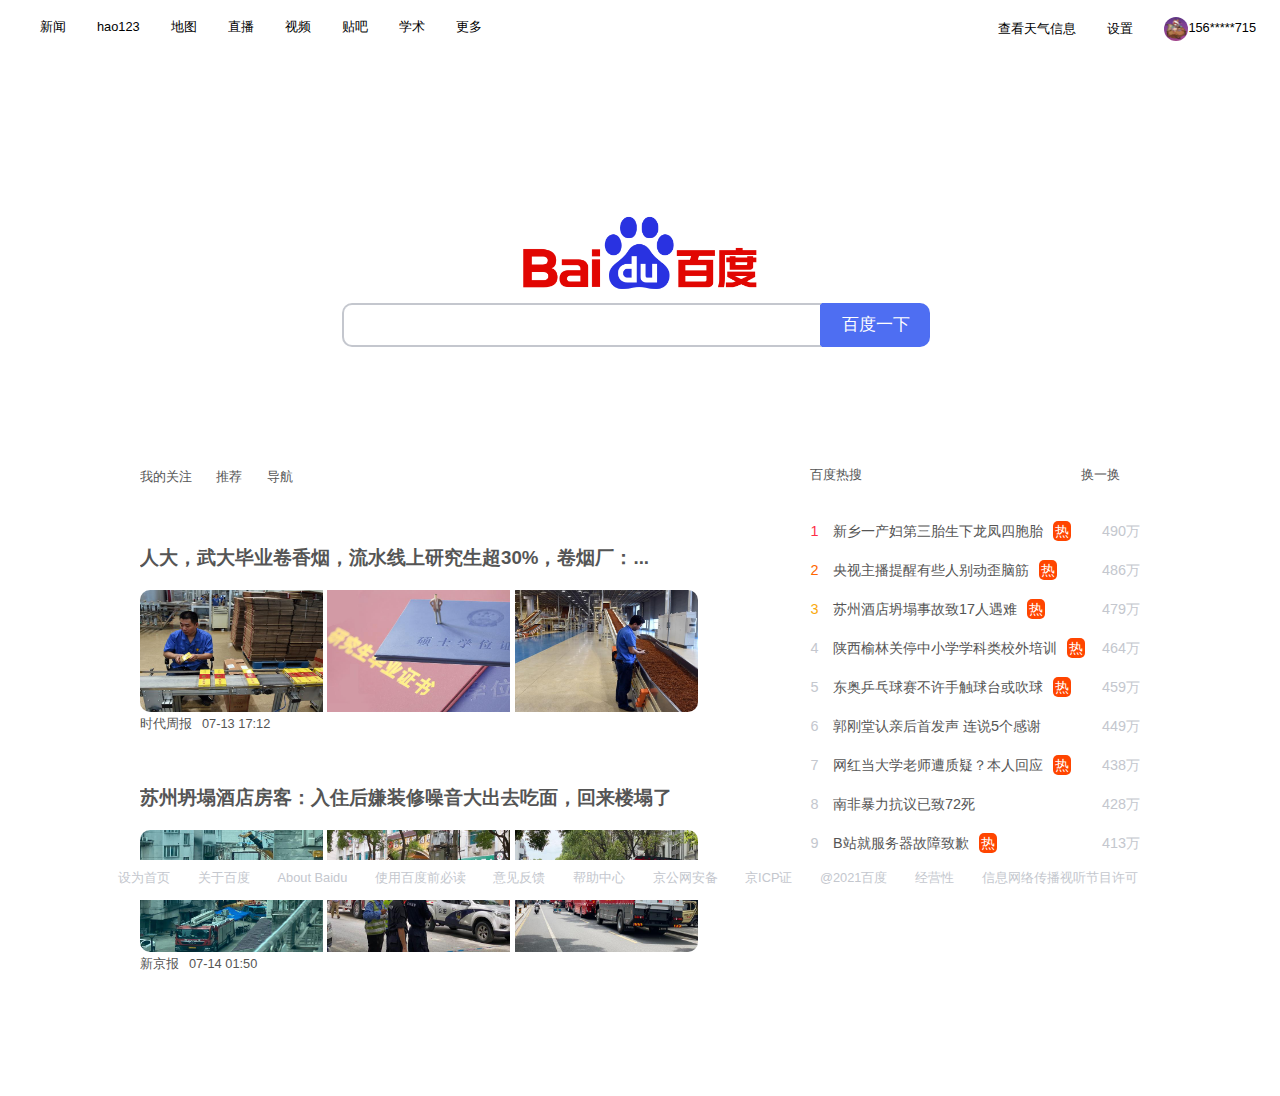
<file: index.html>
<html>
    <head>
        <meta charset='utf-8'>
        <title>百度一下你就知道</title>
        <link rel="stylesheet" type="text/css" href="baidu.css">
    </head>
    <body>
        <div id="header">
            <div class="headleft">
                <ul>
                    <li><a href="#">新闻</a></li>
                    <li><a href="#">hao123</a></li>
                    <li><a href="#">地图</a></li>
                    <li><a href="#">直播</a></li>
                    <li><a href="#">视频</a></li>
                    <li><a href="#">贴吧</a></li>
                    <li><a href="#">学术</a></li>
                    <li><a href="#">更多</a>
                        <div id="extra_menu">
                            <div class="top">
                                <ul>
                                    <li><a href="#"><img src="images/baiduyun.png"><p>网盘</p></a></li>
                                    <li><a href="#"><img src="images/zhidao.png"><p>知道</p></a></li>
                                    <li><a href="#"><img src="images/baike.png"><p>百科</p></a></li>
                                    <li><a href="#"><img src="images/tupian.png"><p>图片</p></a></li>
                                </ul>
                            </div>
                            <div class="bottom">
                                <ul>
                                    <li><a href="#"><img src="images/baobaozhidao.png"><p>宝宝知道</p></a></li>
                                    <li><a href="#"><img src="images/wenku.png"><p>文库</p></a></li>
                                    <li><a href="#"><img src="images/jingyan.png"><p>经验</p></a></li>
                                    <li><a href="#"><img src="images/yinyue.png"><p>娱乐</p></a></li>
                                </ul>
                            </div>
                               
                            <p><a href="#">查看更多百度产品></a></p>
                        </div>
                </li>
             </ul>
            </div>
            <div id="headright">
                <ul>
                <li id="liweather"><a href="#">查看天气信息 </a>
                    <div id="weather">
                        <form action="#" method="GET" id ="weather_form">
                            <p>请选择当前地区：</p>
                            <select name="weather" id="weather_search">
                                <option value=" " selected>本地天气</option>
                                <option value="">北京</option>
                                <option value="">上海</option>
                                <option value="">西安</option>
                            </select>
                            <input type="checkbox" id="badweather" name="badweather" checked="checked" />
                            <label for="badweather">极端天气提醒</label>
                            <p id="notice">出现大雨，大雪或冰雹等极端天气时，我们将在百度首页通知您</p>
                            <div id="sub_mit">
                                <input type="reset" id="reset1" value ="取消"/>
                                <input type="submit" id="submit" value="提交"/>
                            </div>
                        </form>
                    </div>
               </li>
                <li><a href="#">设置</a></li>
                <li><a><img src="images/image5.jpg">156*****715</a></li>
                </ul>
            </div>
        </div>
        <div class="search">
            <a href="#"><img src="images/baidu.png"/></a>
            <div id="inputdata">
                <form action="https://www.baidu.com/s" method="GET">
                    <input type="text" id="text"/><input type="submit" id="baidu" value="百度一下">
                </form> 
                
            </div>
        </div>
        <div id="main">
           
                <div class="mainhead">
                    <div><a href="#">我的关注</a></div>
                    <div><a href="#">推荐</a></div>
                    <div><a href="#">导航</a></div>
                    <div id="hot_title">
                        <span id="baiduresou"><a href="#" target="_blank">百度热搜</a></span>
                        <span id="change"><a href="#"><i></i>换一换</a></span>
                    </div>
                </div>
            <div id="wrapper">

            
                <div class="recommend">
                    <div class="news" id="news1">
                        
                            <a href="#" id="new1title" title="人大，武大毕业卷香烟，流水线上研究生超30%，卷烟厂：他们自己要来的"><h3>人大，武大毕业卷香烟，流水线上研究生超30%，卷烟厂：...</h3></a>
                        <div class="newsimage">    
                            <a href="#"><img src="images/smoke1.jpeg"/></a>
                            <a href="#"><img src="images/smoke2.jpeg"/></a>
                            <a href="#"><img src="images/smoke3.jpeg"/></a>
                        </div>
                        <div class="source">
                            <span class="resource">时代周报</span><span class="time">07-13 17:12</span>
                        </div>
                    </div>
                    <div class="news" id="news2"> 
                        <a href="#" id="new1title" title="苏州坍塌酒店房客：入住后嫌装修噪音大出去吃面，回来楼塌了"><h3>苏州坍塌酒店房客：入住后嫌装修噪音大出去吃面，回来楼塌了</h3></a>
                        <div class="newsimage">
                            <a href="#"><img src="images/suzhou1.jpeg"/></a>
                            <a href="#"><img src="images/suzhou2.jpeg"/></a>
                            <a href="#"><img src="images/suzhou3.jpeg"/></a>
                        </div>
                        <div class="source">
                            <span class="resource">新京报</span><span class="time">07-14 01:50</span>
                        </div>
                    </div>

                </div>
                <div class="hot">

                    <div id="list">
                        <ul>
                            <li><a href="#"><span class="listindex hot_index1">1</span>新乡一产妇第三胎生下龙凤四胞胎<span class="re">热</span><span class="data"></span></a><span class="data">490万</span></li>
                            <li><a href="#"><span class="listindex hot_index2">2</span>央视主播提醒有些人别动歪脑筋<span class="re">热</span></a><span class="data">486万</span></li>
                            <li><a href="#"><span class="listindex hot_index3">3</span>苏州酒店坍塌事故致17人遇难<span class="re">热</span></a><span class="data">479万</span></li>
                            <li><a href="#"><span class="listindex">4</span>陕西榆林关停中小学学科类校外培训<span class="re">热</span></a><span class="data">464万</span></li>
                            <li><a href="#"><span class="listindex">5</span>东奥乒乓球赛不许手触球台或吹球<span class="re">热</span></a><span class="data">459万</span></li>
                            <li><a href="#"><span class="listindex">6</span>郭刚堂认亲后首发声 连说5个感谢</a><span class="data">449万</span></li>
                            <li><a href="#"><span class="listindex">7</span>网红当大学老师遭质疑？本人回应<span class="re">热</span></a><span class="data">438万</span></li>
                            <li><a href="#"><span class="listindex">8</span>南非暴力抗议已致72死</a><span class="data">428万</span></li>
                            <li><a href="#"><span class="listindex">9</span>B站就服务器故障致歉<span class="re">热</span></a><span class="data">413万</span></li>
                            <li><a href="#"><span class="listindex">10</span>失孤原型儿子：决定留在养父母身边</a><span class="data">401万</span></li>
                        </ul>
                    </div>
                </div>
            </div>
        </div>
        
        <footer>
            <p class='lh'><a href="#">设为首页</a></p>
            <p class='lh'><a href="#">关于百度</a></p>
            <p class='lh'><a href="#">About Baidu</a></p>
            <p class='lh'><a href="#">使用百度前必读</a></p>
            <p class='lh'><a href="#">意见反馈</a></p>
            <p class='lh'><a href="#">帮助中心</a></p>
            <p class='lh'><a href="#">京公网安备</a></p>
            <p class='lh'><a href="#">京ICP证</a></p>
            <p class='lh'>@2021百度</p>
            <p class='lh'><a href="#">经营性</a></p>
            <p class='lh'><a href="#">信息网络传播视听节目许可</a></p>
        </footer>
       
    </body>
</html>
</file>
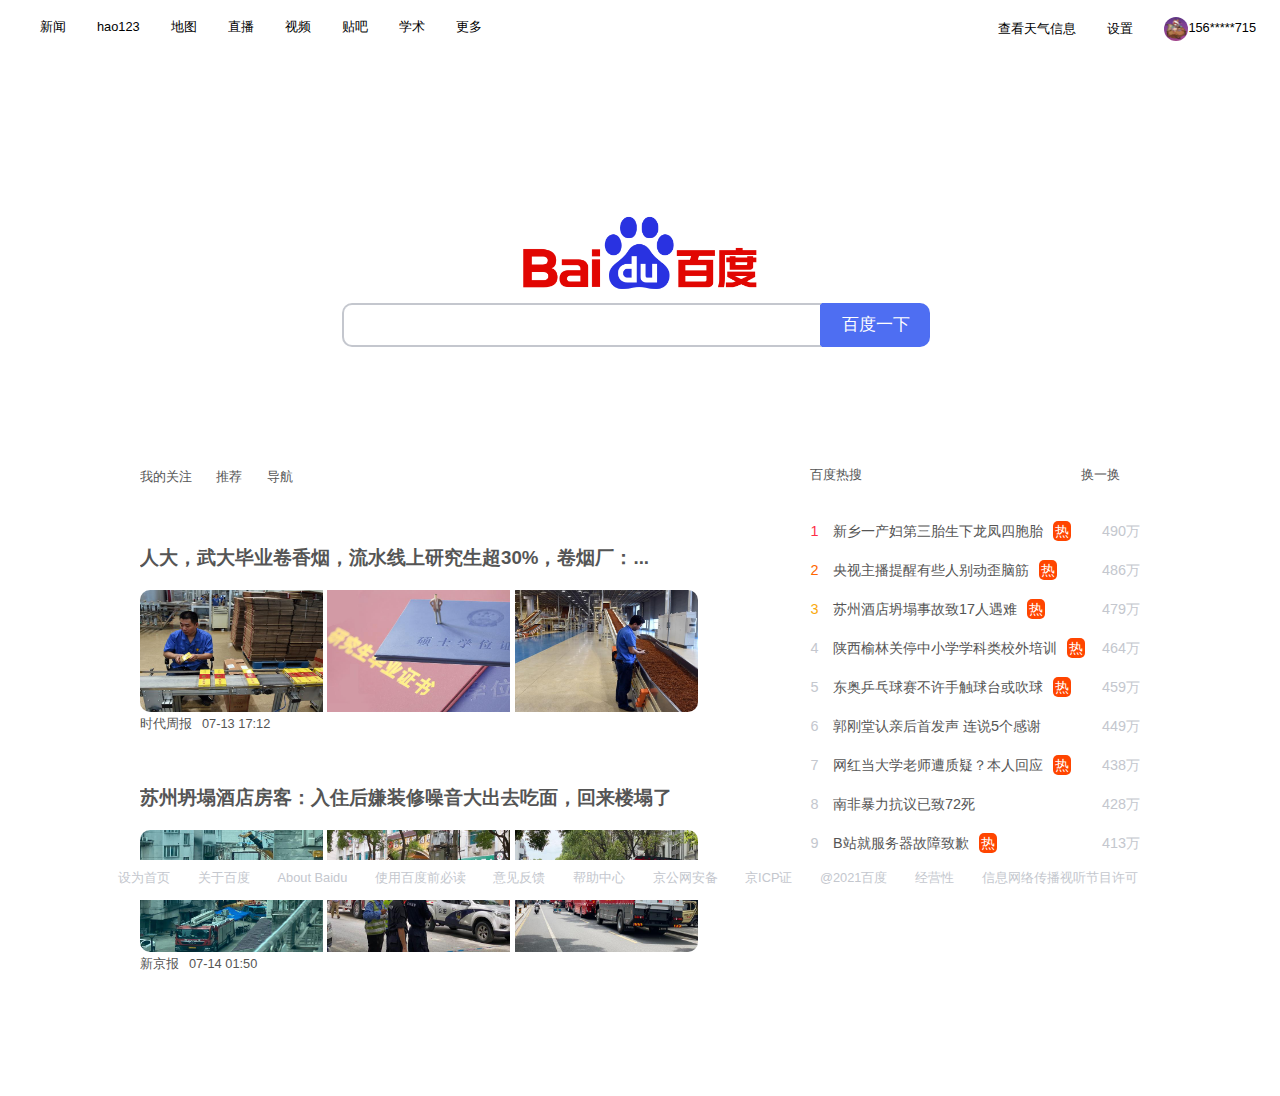
<file: baidu.html>
<html>
    <head>
        <meta charset='utf-8'>
        <title>百度一下你就知道</title>
        <link rel="stylesheet" type="text/css" href="baidu.css">
    </head>
    <body>
        <div id="header">
            <div class="headleft">
                <ul>
                    <li><a href="#">新闻</a></li>
                    <li><a href="#">hao123</a></li>
                    <li><a href="#">地图</a></li>
                    <li><a href="#">直播</a></li>
                    <li><a href="#">视频</a></li>
                    <li><a href="#">贴吧</a></li>
                    <li><a href="#">学术</a></li>
                    <li><a href="#">更多</a>
                        <div id="extra_menu">
                            <div class="top">
                                <ul>
                                    <li><a href="#"><img src="images/baiduyun.png"><p>网盘</p></a></li>
                                    <li><a href="#"><img src="images/zhidao.png"><p>知道</p></a></li>
                                    <li><a href="#"><img src="images/baike.png"><p>百科</p></a></li>
                                    <li><a href="#"><img src="images/tupian.png"><p>图片</p></a></li>
                                </ul>
                            </div>
                            <div class="bottom">
                                <ul>
                                    <li><a href="#"><img src="images/baobaozhidao.png"><p>宝宝知道</p></a></li>
                                    <li><a href="#"><img src="images/wenku.png"><p>文库</p></a></li>
                                    <li><a href="#"><img src="images/jingyan.png"><p>经验</p></a></li>
                                    <li><a href="#"><img src="images/yinyue.png"><p>娱乐</p></a></li>
                                </ul>
                            </div>
                               
                            <p><a href="#">查看更多百度产品></a></p>
                        </div>
                </li>
             </ul>
            </div>
            <div id="headright">
                <ul>
                <li id="liweather"><a href="#">查看天气信息 </a>
                    <div id="weather">
                        <form action="#" method="GET" id ="weather_form">
                            <p>请选择当前地区：</p>
                            <select name="weather" id="weather_search">
                                <option value=" " selected>本地天气</option>
                                <option value="">北京</option>
                                <option value="">上海</option>
                                <option value="">西安</option>
                            </select>
                            <input type="checkbox" id="badweather" name="badweather" checked="checked" />
                            <label for="badweather">极端天气提醒</label>
                            <p id="notice">出现大雨，大雪或冰雹等极端天气时，我们将在百度首页通知您</p>
                            <div id="sub_mit">
                                <input type="reset" id="reset1" value ="取消"/>
                                <input type="submit" id="submit" value="提交"/>
                            </div>
                        </form>
                    </div>
               </li>
                <li><a href="#">设置</a></li>
                <li><a><img src="images/image5.jpg">156*****715</a></li>
                </ul>
            </div>
        </div>
        <div class="search">
            <a href="#"><img src="images/baidu.png"/></a>
            <div id="inputdata">
                <form action="https://www.baidu.com/s" method="GET">
                    <input type="text" id="text"/><input type="submit" id="baidu" value="百度一下">
                </form> 
                
            </div>
        </div>
        <div id="main">
           
                <div class="mainhead">
                    <div><a href="#">我的关注</a></div>
                    <div><a href="#">推荐</a></div>
                    <div><a href="#">导航</a></div>
                    <div id="hot_title">
                        <span id="baiduresou"><a href="#" target="_blank">百度热搜</a></span>
                        <span id="change"><a href="#"><i></i>换一换</a></span>
                    </div>
                </div>
            <div id="wrapper">

            
                <div class="recommend">
                    <div class="news" id="news1">
                        
                            <a href="#" id="new1title" title="人大，武大毕业卷香烟，流水线上研究生超30%，卷烟厂：他们自己要来的"><h3>人大，武大毕业卷香烟，流水线上研究生超30%，卷烟厂：...</h3></a>
                        <div class="newsimage">    
                            <a href="#"><img src="images/smoke1.jpeg"/></a>
                            <a href="#"><img src="images/smoke2.jpeg"/></a>
                            <a href="#"><img src="images/smoke3.jpeg"/></a>
                        </div>
                        <div class="source">
                            <span class="resource">时代周报</span><span class="time">07-13 17:12</span>
                        </div>
                    </div>
                    <div class="news" id="news2"> 
                        <a href="#" id="new1title" title="苏州坍塌酒店房客：入住后嫌装修噪音大出去吃面，回来楼塌了"><h3>苏州坍塌酒店房客：入住后嫌装修噪音大出去吃面，回来楼塌了</h3></a>
                        <div class="newsimage">
                            <a href="#"><img src="images/suzhou1.jpeg"/></a>
                            <a href="#"><img src="images/suzhou2.jpeg"/></a>
                            <a href="#"><img src="images/suzhou3.jpeg"/></a>
                        </div>
                        <div class="source">
                            <span class="resource">新京报</span><span class="time">07-14 01:50</span>
                        </div>
                    </div>

                </div>
                <div class="hot">

                    <div id="list">
                        <ul>
                            <li><a href="#"><span class="listindex hot_index1">1</span>新乡一产妇第三胎生下龙凤四胞胎<span class="re">热</span><span class="data"></span></a><span class="data">490万</span></li>
                            <li><a href="#"><span class="listindex hot_index2">2</span>央视主播提醒有些人别动歪脑筋<span class="re">热</span></a><span class="data">486万</span></li>
                            <li><a href="#"><span class="listindex hot_index3">3</span>苏州酒店坍塌事故致17人遇难<span class="re">热</span></a><span class="data">479万</span></li>
                            <li><a href="#"><span class="listindex">4</span>陕西榆林关停中小学学科类校外培训<span class="re">热</span></a><span class="data">464万</span></li>
                            <li><a href="#"><span class="listindex">5</span>东奥乒乓球赛不许手触球台或吹球<span class="re">热</span></a><span class="data">459万</span></li>
                            <li><a href="#"><span class="listindex">6</span>郭刚堂认亲后首发声 连说5个感谢</a><span class="data">449万</span></li>
                            <li><a href="#"><span class="listindex">7</span>网红当大学老师遭质疑？本人回应<span class="re">热</span></a><span class="data">438万</span></li>
                            <li><a href="#"><span class="listindex">8</span>南非暴力抗议已致72死</a><span class="data">428万</span></li>
                            <li><a href="#"><span class="listindex">9</span>B站就服务器故障致歉<span class="re">热</span></a><span class="data">413万</span></li>
                            <li><a href="#"><span class="listindex">10</span>失孤原型儿子：决定留在养父母身边</a><span class="data">401万</span></li>
                        </ul>
                    </div>
                </div>
            </div>
        </div>
        
        <footer>
            <p class='lh'><a href="#">设为首页</a></p>
            <p class='lh'><a href="#">关于百度</a></p>
            <p class='lh'><a href="#">About Baidu</a></p>
            <p class='lh'><a href="#">使用百度前必读</a></p>
            <p class='lh'><a href="#">意见反馈</a></p>
            <p class='lh'><a href="#">帮助中心</a></p>
            <p class='lh'><a href="#">京公网安备</a></p>
            <p class='lh'><a href="#">京ICP证</a></p>
            <p class='lh'>@2021百度</p>
            <p class='lh'><a href="#">经营性</a></p>
            <p class='lh'><a href="#">信息网络传播视听节目许可</a></p>
        </footer>
       
    </body>
</html>
</file>
<file: baidu.css>
body {
    font-family: "helevetica", arial, sans-serif;
    margin: 0;
    padding: 0;
    color: black;
    background-color: #fff;
    width: 100%;
    /* 设置最小宽度，使得浏览器窗口缩小布局也不会发生太大变化 */
    min-width: 1000px;
}

#header {
    position: relative;
    font-size: 0.8em;
    /* 虽然在这里设定了内边距，但对其内部元素进行绝对定位时，会脱离元素流，会覆盖到该内边距，所以要对内部元素重新赋值内边距 */
    padding-left: 24px;
    padding-right: 24px;
    background-color:  #fff;
    /* 设置固定宽度而不是100%可以防止布局随浏览器窗口大小改变而变化 */
    width: 100%;
    box-sizing: border-box;
    /* 设置一个高度，左右成为整体 */
    height: 60px;
}

.headleft {
    position: absolute;
    top:0%;
    left:0%;
    width: 520px;
    margin: 0px;

}
#header ul {
    overflow: hidden;
    display: inline-block;
    margin: 0px;
    
 
}

#header li {
   float: left;
   font-style: normal;
   margin: 19px 31px 0 0;
   padding-bottom: 20px;
   list-style-type: None;
   text-align: center;
   line-height: 1.2;
}

#header a {
    color: black;
    text-decoration: None;
    position: relative;
}

#header a:hover {
    color: blue;
}

.headleft li > div {
    float: none;
    visibility: hidden;
    opacity: 0;
    position: absolute;
    top: 100%;
    right: 0%;
    z-index: 10;
    width: 324px;
    margin: 0px;
    border: blueviolet 3px;
    box-shadow: 0px 0px 3px 1px #555;
    border-radius: 10px;
    /* 不加背景会透明 */
    background-color: #fff;
}

.headleft li:hover div {
    visibility: visible;
    opacity: 1;
    
}

/* .headleft div {
    margin: 0;
    padding: 0;
    z-index: 10;

} */

#extra_menu {
    padding-top: 16px;

}


#extra_menu ul {
    /* width: 100%; */
    margin: 0;
    text-align: center;
    padding:0;
}

#extra_menu ul li {
    display: inline;
    margin: 0 16px;
    padding: 0;
    font-size: 0.9em;
}

/* #extra_menu ul li:last-child {
    margin-right: 0;
} */


#extra_menu img {
    width: 44px;
}

#headright {
    position: absolute;
    top: 0;
    right: 0;
    margin:0px;
    height: 60px;
    text-align: right;
    padding-right: 24px;
    /* vertical-align: middle; */
    width: 400px;
}

#headright ul {
    text-align: center;
    /* vertical-align: middle; */
}

#headright li {
    float: left;
    margin: 19px 0 0 31px;
    padding-bottom: 20px;
    /* 为图片和文字同时加这个属性使得他们在中间对齐 */
    vertical-align: middle;
    line-height: 19px;
}

#headright img {
    width: 24px;
    height: 24px;
    border-radius: 50%;
    vertical-align: middle;
}

#headright li:last-child {
    display: inline;
    margin-top: 17px;
    white-space: nowrap;
}


/* #liweather {
    position: relative;
} */

#headright li>div {
    float: none;
    position: absolute;
    top:100%;
    right: 50%;
    visibility: hidden;
    opacity: 0;
    z-index: 100;
    font-size: 1em;
    margin: 0px;
    width: 400px;
    height: 180px;
    padding: 10px 10px 10px 10px;
    border: blueviolet 3px;
    box-shadow: 0px 0px 3px 1px #555;
    border-radius: 10px;
    /* 不加背景会透明 */
    background-color: #fff;
    text-align: left;
  
}

#headright li:hover >div {
    visibility: visible;
    opacity: 1;
    /* position: absolute;
    top: 100%;
    right: 0;
    background-color: #fff; */
}

#weather_search {
    display: block;
    margin-bottom: 10px;
    cursor: pointer;

}

#notice {
    padding: 0 10px 10px 0;
    color: #555;
    font-size: 0.8em;
}

#reset1 {

    width: 85px;
    height: 40px;
    background-color: #c4c7ce;
    color: #000;
    border-radius: 10px;
    border:transparent;

}


#submit {
    margin-left: 20px;
    width: 85px;
    height: 40px;
    background-color: #4e6ef2;
    color: #fff;
    border:transparent;
    border-radius: 10px;
}

#weather input:hover {
    cursor: pointer;
}

.search {

    width: 100%;
    margin: 0 auto;
    padding: 0;
    text-align: center;

}

.search img {
    display: inline;
    padding: 100px 0 0 0;
    width: 300px;
    cursor: pointer;

}


#inputdata {

    overflow: hidden;
    margin-top: 40px;
    width: 600px;
    padding: 0;
    display: block;
    margin: 0 auto;

}

#inputdata form {
    width: 596px;
    margin: auto;
    text-align: center;
}

#text {
    /* display: inline; */
    /* position: relative; */
    float: left;
    border: 2px solid;
    border-color: #c4c7ce #4e6ef2 #c4c7ce #c4c7ce;
    outline: none;
    border-radius: 10px 0 0 10px;
    box-sizing: border-box;
    height: 44px ;
    width: 480px;
    font-size: 20px;
    line-height: 30px;
    padding: 12px 48px 12px 16px;
    margin:0;
}

#baidu {
    cursor: pointer;

    float: left;
    /* display: inline; */
    background-color: #4e6ef2;
    outline: none;
    border: none;
    border-radius: 0 10px 10px 0;
    box-sizing: border-box;
    height: 44px;
    width: 108px;
    font-size: 17px;
    font-weight: 400;
    color: #fff;
    line-height: 40px;
    padding: 0;
    margin: 0px;

}


footer {
    position: fixed;
    bottom: 0;
    width: 100%;
    height: 30px;
    font-size: 0.8em;
    text-align: center;
    /* 不随窗口缩小而换行 */
    white-space:nowrap;
    background-color: white;
    padding-top: 10px;
    
}

.lh {
    display: inline;
    margin-right: 24px;
    color: #c4c7ce;
}

.lh a {
    text-decoration: none;
    color: #c4c7ce;
}

.lh a:hover {
    color: #000;
}

#main {
    width: 1000px;
    margin: 100px auto;
    background-color: #fff;
    overflow: hidden;
}

#wrapper {
    position: relative;
    padding-top: 10px;
}

.mainhead {
    padding: 20px 10px 10px 0;
    position: relative;
}

.mainhead div {
    display: inline-block;
    margin-right: 20px;
    font-size: 0.8em;
    padding-bottom: 10px;
    /* border: 2px solid transparent;  */
}

.mainhead a {
    padding-bottom: 5px;
    text-decoration: none;
    color: #555;
}

.mainhead a:hover {
    color: black;
    border-bottom: 2px solid #4e6ef2;
}

.news {
    width: 650px;
    padding: 10px 0;
    height: 220px;
    color: #555;
}

.news a {
    text-decoration: none;
    color: #555;
}

.news a:hover {
    cursor: pointer;
    color: #4e6ef2;
}

.news img {
    width: 183px;
    height: 122px;
    padding: 0px;
}

.newsimage a:first-child img {
    border-radius: 10px 0 0 10px;
}

.newsimage a:last-child img {
    border-radius: 0 10px 10px 0;
}

.news span {
    font-size: 0.8em;
    margin-right: 10px;
}

#hot_title {
    position: absolute;
    top:0;
    right: 0;
    width: 310px;
}

#baiduresou {
    position: absolute;
    top:0;
    left:0;
    padding: 20px 0 5px 0;
    vertical-align: middle;
}

#change {
    position: absolute;
    top:0;
    right:0;
    padding: 20px 0 5px 0;
    vertical-align: middle;
}

#change i {
    font-size: 1em;
    vertical-align: middle;
}

.hot {
    position: absolute;
    top:0;
    right: 0;
    width: 350px;
}

#list ul {
    list-style: none;
    padding-left: 35px;
}

.listindex {
    color: #c4c7ce;
    /* padding:0 1em 0 0; */
    /* 与标题对齐 */
    margin: 0 1em  0 -1em;
}

#list li {
    position: relative;
    padding-bottom: 20px;
   /* vertical-align: middle; */
}

.listindex.hot_index1 {
    color: #fe2d46;
}
.listindex.hot_index2 {
    color: #f60;
}
.listindex.hot_index3 {
    color: #faa90e;
}

/* #list li::before{
    content: counter(li);
    color: red;
    display: inline-block;
    width: 1em;
    margin-left: -1.5em;
    margin-right:  0.5em;
    text-align: right;
    direction: rtl;
} */

/* #list li:first-child ::before{
    content: counter(li);
    color: red;
    display: inline-block;
    width: 1em;
    margin-left: -1em;

} */




#list a {
    text-decoration: none;
    color: #555;
    font-size: 0.9em;
}
#list a:hover {
    cursor: pointer;
    color: #4e6ef2;
}

span.re {

    margin-left: 10px;
    padding:2px 2px 2px 2px;
    background-color: orangered;
    text-align: center;
    /* vertical-align: middle; */
    color: white;
    border-radius: 5px;

}

span.data {
    position: absolute;
    right: 0;
    font-size: 0.9em;
    color:#c4c7ce;
    text-align: right;
}
</file>
